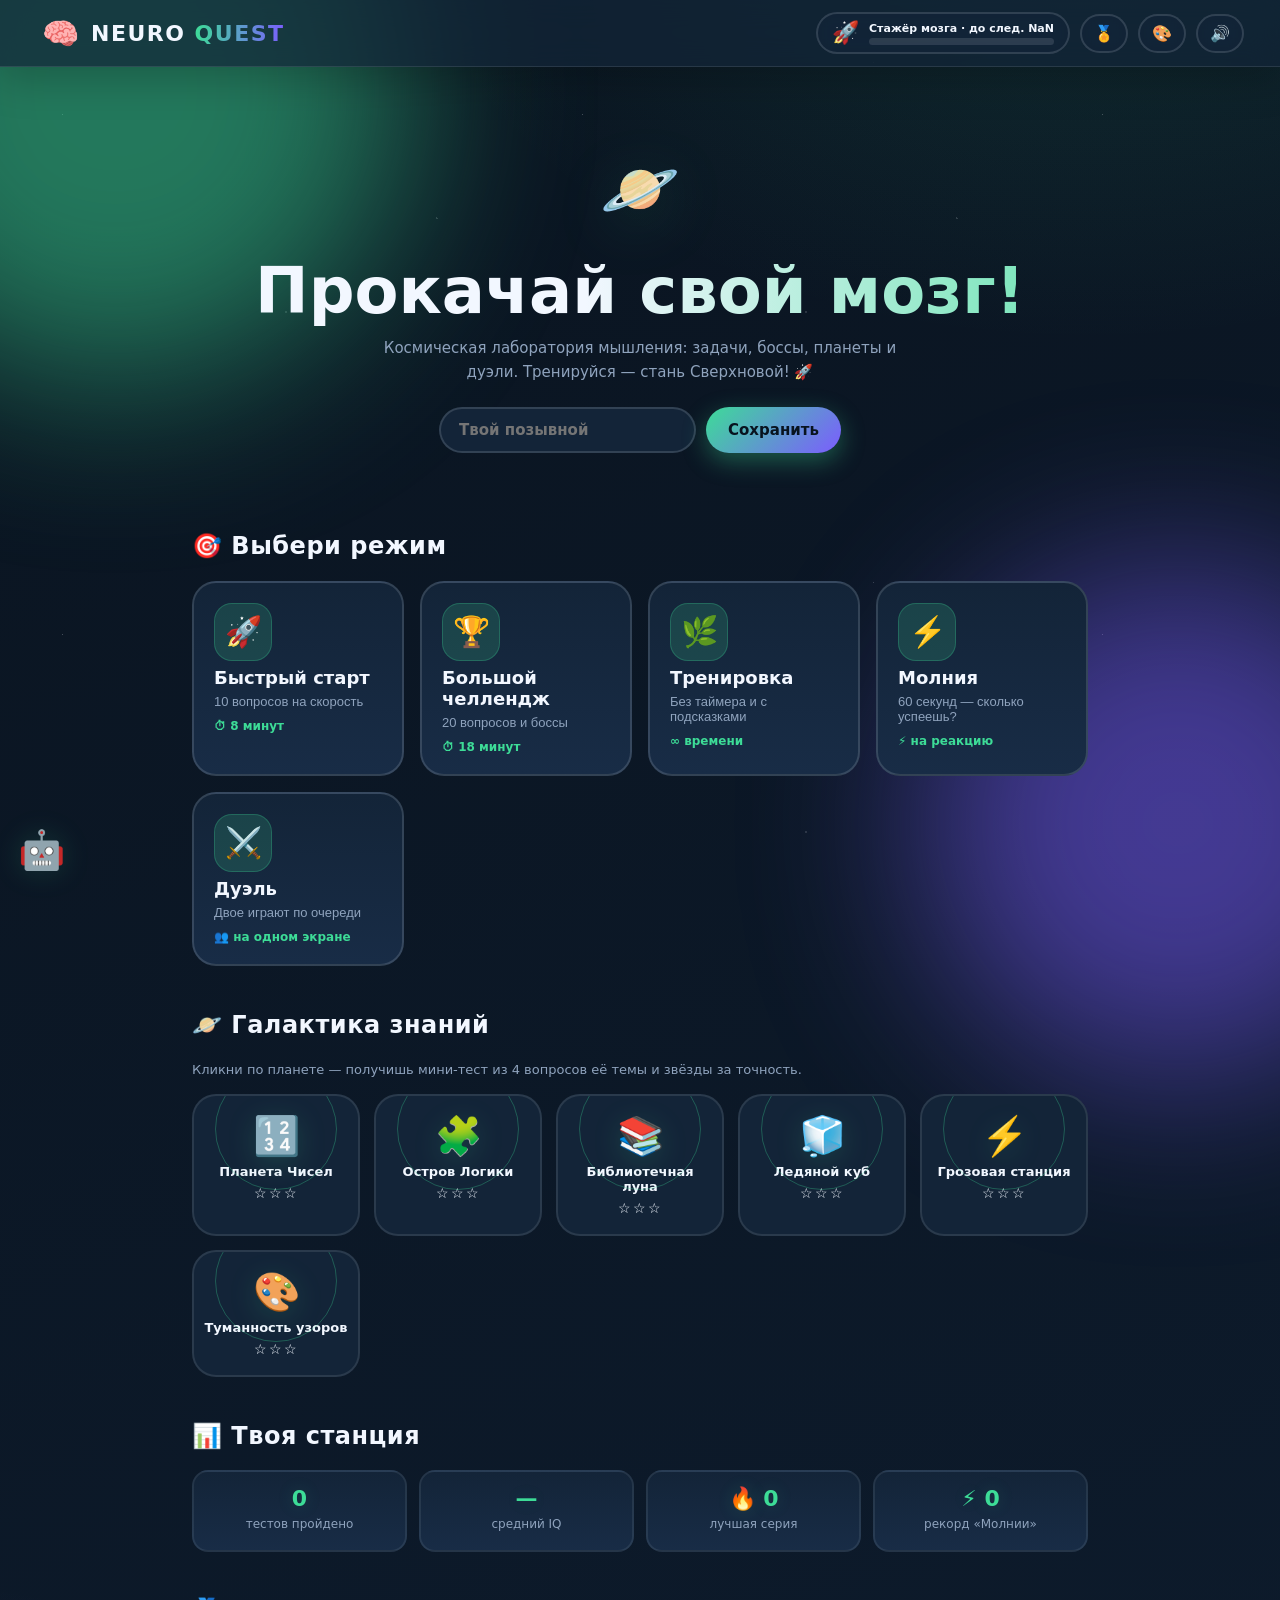
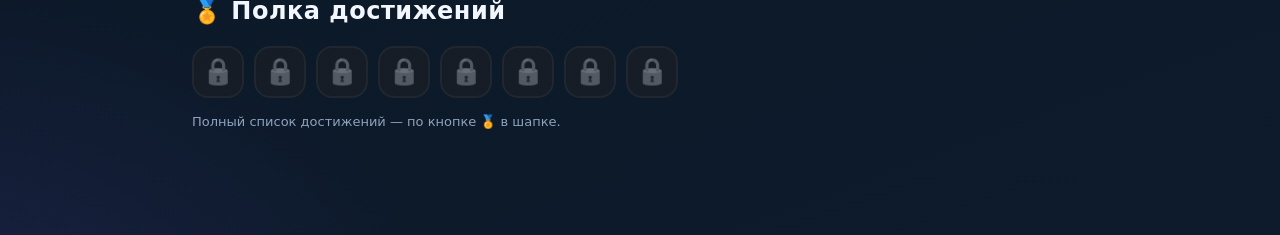
<file: index.html>
<!doctype html>
<html lang="ru" data-theme="mint">
<head>
  <meta charset="UTF-8"/>
  <meta name="viewport" content="width=device-width, initial-scale=1, viewport-fit=cover"/>
  <meta name="theme-color" content="#0a1420"/>
  <title>NEURO QUEST — космическая IQ-лаборатория</title>
  <meta name="description" content="Космическая IQ-лаборатория для детей и взрослых: тесты, боссы, дуэли, планеты знаний."/>
  <link rel="manifest" href="manifest.webmanifest"/>
  <link rel="icon" href="data:image/svg+xml,<svg xmlns='http://www.w3.org/2000/svg' viewBox='0 0 100 100'><text y='.9em' font-size='90'>🧠</text></svg>"/>
  <link rel="stylesheet" href="styles.css"/>
</head>
<body>
  <div class="blob blob-a"></div>
  <div class="blob blob-b"></div>

  <header class="topbar">
    <button class="logo" id="logoBtn" title="На главную">
      <span class="logo-face">🧠</span>
      <span class="logo-text">NEURO <em>QUEST</em></span>
    </button>
    <div class="topbar-actions">
      <button class="xp-chip" id="xpChip" title="Профиль и аватар">
        <span id="xpAvatar">🚀</span>
        <span class="xp-info">
          <span id="xpLevel">Стажёр мозга</span>
          <span class="xp-bar"><span class="xp-fill" id="xpFill"></span></span>
        </span>
      </button>
      <button class="chip-btn" id="achBtn" title="Достижения">🏅</button>
      <button class="chip-btn" id="themeBtn" title="Скины">🎨</button>
      <button class="chip-btn" id="soundBtn" title="Звук">🔊</button>
    </div>
  </header>

  <div class="theme-tray" id="themeTray" hidden></div>

  <main id="app"></main>

  <div class="pet" id="pet" title="БИП-9">
    <div class="pet-bubble" id="petBubble"></div>
    <div class="pet-face">🤖</div>
  </div>

  <div class="toasts" id="toasts"></div>
  <canvas id="confetti"></canvas>

  <div class="modal-overlay" id="modalOverlay" hidden><div class="modal" id="modalBox"></div></div>

  <script src="app.js"></script>
</body>
</html>
</file>
<file: styles.css>
/* NEURO QUEST 2.0 — космическая IQ-лаборатория. 6 скинов, живой фон, анимации. */
:root{
  --bg:#0a1420; --bg2:#0d1b2c; --card:#132438; --card2:#182c46; --ink:#f2f7ff; --muted:#8fa3bd;
  --accent:#3ddc97; --accent-soft:rgba(61,220,151,.16); --accent2:#7c5cff; --accent3:#ffd166;
  --good:#3ddc97; --bad:#ff6b81;
  --r:24px; --r-s:16px;
  --shadow:0 20px 55px rgba(0,0,0,.38);
  --font:'Nunito',system-ui,-apple-system,'Segoe UI',sans-serif;
  --disp:'Baloo 2','Nunito',system-ui,sans-serif;
}
[data-theme="candy"]{
  --bg:#fff1f5; --bg2:#ffe3ee; --card:#ffffff; --card2:#fff6fa; --ink:#402335; --muted:#a07588;
  --accent:#ff5d8f; --accent-soft:rgba(255,93,143,.14); --accent2:#7c5cff; --accent3:#f59f00;
  --good:#2fbf7f; --bad:#e8384f;
  --shadow:0 20px 55px rgba(214,51,108,.16);
}
[data-theme="space"]{
  --bg:#0c0618; --bg2:#150a2c; --card:#1d1040; --card2:#251652; --ink:#f4f0ff; --muted:#a79bd4;
  --accent:#c084fc; --accent-soft:rgba(192,132,252,.15); --accent2:#38bdf8; --accent3:#fbbf24;
  --good:#4ade80; --bad:#fb7185;
}
[data-theme="lemon"]{
  --bg:#fffbe6; --bg2:#fff3bf; --card:#ffffff; --card2:#fffde9; --ink:#3d3417; --muted:#9c8a52;
  --accent:#f59f00; --accent-soft:rgba(245,159,0,.15); --accent2:#37b24d; --accent3:#e64980;
  --good:#37b24d; --bad:#e03131;
  --shadow:0 20px 55px rgba(190,140,10,.16);
}
[data-theme="retro"]{
  --bg:#12002b; --bg2:#1b0040; --card:#24063f; --card2:#2e0b52; --ink:#fdf4ff; --muted:#c58fff;
  --accent:#00ffd1; --accent-soft:rgba(0,255,209,.14); --accent2:#ff2bd6; --accent3:#ffe600;
  --good:#00ffd1; --bad:#ff2bd6;
}
[data-theme="rainbow"]{
  --bg:#1a0b2e; --bg2:#241242; --card:#2a1547; --card2:#351c5c; --ink:#ffffff; --muted:#d0b3ff;
  --accent:#ff5d8f; --accent-soft:rgba(255,93,143,.2); --accent2:#38bdf8; --accent3:#ffd166;
  --good:#3ddc97; --bad:#ff6b81;
}
[data-theme="rainbow"] body{
  background:linear-gradient(120deg,#ff5d8f,#ffd166,#3ddc97,#38bdf8,#a78bfa,#ff5d8f);
  background-size:600% 600%; animation:rainbowbg 16s linear infinite;
}
@keyframes rainbowbg{0%{background-position:0% 50%}50%{background-position:100% 50%}100%{background-position:0% 50%}}

*{box-sizing:border-box}
html{scroll-behavior:smooth}
body{
  margin:0; min-height:100vh; font:15px/1.65 var(--font); color:var(--ink);
  background:linear-gradient(160deg,var(--bg) 0%,var(--bg2) 100%); overflow-x:hidden;
}
.blob{position:fixed;border-radius:50%;filter:blur(90px);opacity:.5;pointer-events:none;z-index:0}
.blob-a{width:46vw;height:46vw;left:-14vw;top:-16vw;background:var(--accent);animation:drift 26s ease-in-out infinite alternate}
.blob-b{width:40vw;height:40vw;right:-12vw;bottom:-14vw;background:var(--accent2);animation:drift 32s ease-in-out infinite alternate-reverse}
@keyframes drift{from{transform:translate(0,0) scale(1)}to{transform:translate(9vw,7vh) scale(1.18)}}

/* ---------- Шапка ---------- */
.topbar{
  position:sticky; top:0; z-index:30; display:flex; justify-content:space-between; align-items:center;
  padding:12px clamp(16px,4vw,36px);
  background:color-mix(in srgb, var(--bg) 72%, transparent); backdrop-filter:blur(14px);
  border-bottom:1px solid color-mix(in srgb, var(--ink) 10%, transparent);
}
.logo{display:flex;align-items:center;gap:12px;cursor:pointer;user-select:none;background:none;border:none;color:var(--ink)}
.logo-face{font-size:30px;display:grid;place-items:center;animation:boing 3.2s ease-in-out infinite}
@keyframes boing{0%,100%{transform:translateY(0) rotate(-4deg)}50%{transform:translateY(-6px) rotate(4deg)}}
.logo-text{font-family:var(--disp);font-weight:800;font-size:22px;letter-spacing:1.5px}
.logo-text em{font-style:normal;color:var(--accent)}
.topbar-actions{display:flex;gap:10px;align-items:center}
.chip-btn{
  border:2px solid color-mix(in srgb, var(--ink) 14%, transparent);
  background:color-mix(in srgb, var(--card) 80%, transparent); color:var(--ink);
  font:800 16px var(--font); padding:8px 12px; border-radius:999px; cursor:pointer;
  transition:transform .18s, border-color .18s, box-shadow .18s;
}
.chip-btn:hover{transform:translateY(-2px);border-color:var(--accent);box-shadow:0 8px 22px var(--accent-soft)}
.xp-chip{
  display:flex; align-items:center; gap:10px; padding:6px 14px; border-radius:999px; cursor:pointer;
  border:2px solid color-mix(in srgb, var(--ink) 14%, transparent);
  background:color-mix(in srgb, var(--card) 80%, transparent); color:var(--ink);
  transition:transform .18s, border-color .18s;
}
.xp-chip:hover{transform:translateY(-2px);border-color:var(--accent)}
.xp-chip > span:first-child{font-size:22px}
.xp-info{display:flex;flex-direction:column;gap:3px;min-width:120px}
#xpLevel{font:800 11px var(--font);white-space:nowrap}
.xp-bar{height:7px;border-radius:99px;background:color-mix(in srgb, var(--ink) 12%, transparent);overflow:hidden}
.xp-fill{display:block;height:100%;border-radius:99px;background:linear-gradient(90deg,var(--accent),var(--accent2));transition:width .5s ease}

/* ---------- Трей скинов ---------- */
.theme-tray{
  position:fixed; top:74px; right:clamp(12px,4vw,36px); z-index:40;
  background:var(--card); border:2px solid color-mix(in srgb, var(--ink) 12%, transparent);
  border-radius:var(--r); padding:12px; box-shadow:var(--shadow);
  display:grid; gap:8px; min-width:230px; animation:pop .25s ease;
}
.theme-tray[hidden]{display:none!important}
.theme-opt{
  display:flex; align-items:center; gap:12px; padding:10px 14px; border-radius:var(--r-s);
  border:2px solid transparent; background:transparent; color:var(--ink);
  font:800 14px var(--font); cursor:pointer; text-align:left; transition:.18s;
}
.theme-opt:hover{background:var(--accent-soft);transform:translateX(4px)}
.theme-opt.active{border-color:var(--accent);background:var(--accent-soft)}
.theme-opt .sw{width:26px;height:26px;border-radius:9px;flex:none;box-shadow:inset 0 0 0 2px rgba(0,0,0,.08)}

#app{position:relative;z-index:1;max-width:960px;margin:0 auto;padding:clamp(20px,4vw,44px) clamp(16px,4vw,32px) 90px}
.screen{animation:rise .45s ease both}
@keyframes rise{from{opacity:0;transform:translateY(22px)}to{opacity:1;transform:none}}
@keyframes pop{from{opacity:0;transform:scale(.92)}to{opacity:1;transform:scale(1)}}

/* ---------- Главная ---------- */
.hero{text-align:center;padding:26px 0 34px}
.hero .planet{font-size:64px;display:inline-block;animation:floaty 4s ease-in-out infinite;filter:drop-shadow(0 12px 30px var(--accent-soft))}
@keyframes floaty{0%,100%{transform:translateY(0) rotate(-6deg)}50%{transform:translateY(-14px) rotate(6deg)}}
.hero h1{
  font-family:var(--disp);font-size:clamp(38px,7vw,64px);line-height:1.08;margin:14px 0 10px;
  background:linear-gradient(92deg,var(--ink) 20%,var(--accent) 55%,var(--accent2) 90%);
  background-size:220% 100%; -webkit-background-clip:text; background-clip:text; color:transparent;
  animation:shine 6s linear infinite;
}
@keyframes shine{to{background-position:220% 0}}
.lead{color:var(--muted);max-width:520px;margin:0 auto}
.name-row{display:flex;gap:10px;justify-content:center;margin-top:22px;flex-wrap:wrap}
.name-row input{
  padding:12px 18px;border-radius:999px;border:2px solid color-mix(in srgb, var(--ink) 14%, transparent);
  background:var(--card);color:var(--ink);font:700 15px var(--font);outline:none;min-width:220px;transition:.18s;
}
.name-row input:focus{border-color:var(--accent);box-shadow:0 0 0 4px var(--accent-soft)}
.h2{font-family:var(--disp);font-size:24px;margin:40px 0 14px;letter-spacing:.5px}
.hint{color:var(--muted);font-size:13px}

.modes{display:grid;gap:16px;grid-template-columns:repeat(auto-fit,minmax(210px,1fr))}
.mode{
  position:relative;text-align:left;background:var(--card);border:2px solid transparent;border-radius:var(--r);
  padding:20px;display:flex;flex-direction:column;gap:6px;cursor:pointer;color:var(--ink);
  transition:transform .2s, border-color .2s, box-shadow .2s;overflow:hidden;
}
.mode::before{content:'';position:absolute;inset:0;background:linear-gradient(135deg,var(--accent-soft),transparent 60%);opacity:0;transition:.2s}
.mode:hover{transform:translateY(-6px) rotate(-.5deg);border-color:var(--accent);box-shadow:0 18px 40px var(--accent-soft)}
.mode:hover::before{opacity:1}
.mode-emoji{font-size:34px}
.mode-title{font:800 18px var(--disp)}
.mode-desc{color:var(--muted);font-size:13px}
.mode-meta{font:800 12px var(--font);color:var(--accent);margin-top:4px}

.galaxy{display:grid;gap:14px;grid-template-columns:repeat(auto-fit,minmax(140px,1fr))}
.planet-card{
  display:flex;flex-direction:column;align-items:center;gap:6px;padding:18px 10px;border-radius:var(--r);
  background:var(--card);border:2px solid color-mix(in srgb, var(--ink) 10%, transparent);
  cursor:pointer;color:var(--ink);transition:transform .2s, border-color .2s, box-shadow .2s;
}
.planet-card:hover{transform:translateY(-5px) scale(1.03);border-color:var(--accent);box-shadow:0 14px 34px var(--accent-soft)}
.planet-emoji{font-size:38px;filter:drop-shadow(0 6px 14px var(--accent-soft))}
.planet-name{font:800 13px var(--font);text-align:center}
.stars{font-size:14px;letter-spacing:2px}

.stats-row{display:grid;gap:12px;grid-template-columns:repeat(auto-fit,minmax(140px,1fr))}
.stat{
  background:var(--card);border-radius:var(--r-s);padding:14px;text-align:center;
  border:2px solid color-mix(in srgb, var(--ink) 8%, transparent);
}
.stat b{display:block;font:800 22px var(--disp);color:var(--accent)}
.stat span{color:var(--muted);font-size:12px}

.ach-shelf{display:flex;gap:10px;flex-wrap:wrap}
.ach-badge{
  width:52px;height:52px;display:grid;place-items:center;font-size:26px;border-radius:16px;
  background:var(--card);border:2px solid color-mix(in srgb, var(--ink) 10%, transparent);
  filter:grayscale(1);opacity:.45;transition:.2s;
}
.ach-badge.got{filter:none;opacity:1;border-color:var(--accent);box-shadow:0 6px 18px var(--accent-soft)}

/* ---------- Викторина ---------- */
.q-top{display:flex;align-items:center;gap:12px;flex-wrap:wrap;margin-bottom:14px}
.q-cat{font:800 13px var(--font);color:var(--accent);background:var(--accent-soft);padding:6px 12px;border-radius:999px}
.q-count{color:var(--muted);font-size:13px;font-weight:700}
.q-timer{margin-left:auto;font:800 15px var(--disp)}
.q-timer.urgent{color:var(--bad);animation:pulse .8s ease-in-out infinite}
@keyframes pulse{50%{opacity:.5}}
.boss-banner{text-align:center;font:800 14px var(--disp);letter-spacing:1px;color:var(--accent3);margin:0 0 10px;animation:pulse 1.2s ease-in-out infinite}
.streak-fire{display:inline-block;font:800 14px var(--disp);color:var(--accent3);margin-bottom:8px}
.streak-fire.hot{animation:firepulse .6s ease-in-out infinite}
@keyframes firepulse{50%{transform:scale(1.12);filter:brightness(1.3)}}
.duel-turn{display:inline-block;font:800 13px var(--font);color:var(--accent2);background:color-mix(in srgb, var(--accent2) 15%, transparent);padding:6px 12px;border-radius:999px;margin-bottom:8px}

.q-card{
  background:var(--card);border:2px solid color-mix(in srgb, var(--ink) 10%, transparent);
  border-radius:var(--r);padding:clamp(20px,4vw,32px);box-shadow:var(--shadow);
}
.q-card.boss{
  border-color:var(--accent3);
  box-shadow:0 0 34px color-mix(in srgb, var(--accent3) 35%, transparent);
  animation:bossPulse 1.6s ease-in-out infinite;
}
@keyframes bossPulse{50%{box-shadow:0 0 55px color-mix(in srgb, var(--accent3) 55%, transparent)}}
.q-text{font:700 clamp(20px,3.4vw,26px)/1.35 var(--disp)}
.opts{display:grid;gap:10px;grid-template-columns:repeat(auto-fit,minmax(200px,1fr));margin-top:18px}
.opt{
  text-align:left;padding:14px 16px;border-radius:var(--r-s);
  border:2px solid color-mix(in srgb, var(--ink) 12%, transparent);
  background:var(--card2);color:var(--ink);font:700 15px var(--font);cursor:pointer;
  transition:.18s;display:flex;gap:10px;align-items:center;
}
.opt b{width:26px;height:26px;flex:none;border-radius:9px;display:grid;place-items:center;background:var(--accent-soft);color:var(--accent);font-size:13px}
.opt:hover:not(:disabled){transform:translateY(-2px);border-color:var(--accent)}
.opt.correct{border-color:var(--good);background:color-mix(in srgb, var(--good) 18%, var(--card2));animation:pop .3s ease}
.opt.wrong{border-color:var(--bad);background:color-mix(in srgb, var(--bad) 15%, var(--card2))}
.opt.shake{animation:shake .4s ease}
@keyframes shake{0%,100%{transform:translateX(0)}25%{transform:translateX(-6px)}75%{transform:translateX(6px)}}
.explain{margin-top:18px;padding:16px;border-radius:var(--r-s);background:var(--accent-soft);font-size:14px;line-height:1.6}
.explain .btn{margin-top:12px}

.lightning-top{display:flex;align-items:center;gap:14px;flex-wrap:wrap;margin-bottom:14px}
.lightning-timer{font:800 22px var(--disp);color:var(--accent3)}
.lightning-final{text-align:center;margin:18px 0}
.lightning-final b{display:block;font:800 64px var(--disp);color:var(--accent)}
.lightning-final span{color:var(--muted)}

/* ---------- Кнопки ---------- */
.btn{
  display:inline-flex;align-items:center;justify-content:center;gap:8px;padding:12px 22px;border-radius:999px;
  border:2px solid color-mix(in srgb, var(--ink) 14%, transparent);
  background:var(--card2);color:var(--ink);font:800 15px var(--font);cursor:pointer;transition:.18s;
}
.btn:hover{transform:translateY(-2px);border-color:var(--accent);box-shadow:0 10px 24px var(--accent-soft)}
.btn-primary{background:linear-gradient(135deg,var(--accent),var(--accent2));border:none;color:#08131f}
.btn-primary:hover{box-shadow:0 10px 28px color-mix(in srgb, var(--accent) 40%, transparent)}
.btn-warn{background:linear-gradient(135deg,var(--accent3),#ff9f43);border:none;color:#08131f}

/* ---------- Результаты ---------- */
.result-card{
  background:var(--card);border-radius:var(--r);padding:clamp(24px,5vw,40px);
  border:2px solid color-mix(in srgb, var(--accent) 30%, transparent);text-align:center;box-shadow:var(--shadow);
}
.result-card h2{font-family:var(--disp);margin:0 0 6px}
.gauge{
  width:180px;height:180px;margin:20px auto;border-radius:50%;
  background:conic-gradient(var(--accent) calc(var(--p,0)*1%), color-mix(in srgb, var(--ink) 10%, transparent) 0);
  display:grid;place-items:center;box-shadow:0 0 40px var(--accent-soft);animation:pop .6s ease;
}
.gauge-inner{width:140px;height:140px;border-radius:50%;background:var(--card);display:grid;place-content:center;text-align:center}
.gauge-num{font:800 44px var(--disp);color:var(--accent)}
.gauge-label{color:var(--muted);font:800 12px var(--font);letter-spacing:2px}
.result-title{font:800 22px var(--disp);margin:8px 0 16px}
.res-stats{display:grid;gap:10px;grid-template-columns:repeat(auto-fit,minmax(110px,1fr));margin-bottom:18px}
.cat-bars{display:grid;gap:10px;max-width:520px;margin:0 auto 20px;text-align:left}
.bar-row{display:grid;grid-template-columns:130px 1fr auto;gap:10px;align-items:center;font-size:13px}
.bar{height:12px;border-radius:99px;background:color-mix(in srgb, var(--ink) 10%, transparent);overflow:hidden}
.bar-fill{display:block;height:100%;border-radius:99px;background:linear-gradient(90deg,var(--accent),var(--accent2))}
.result-actions{display:flex;gap:12px;justify-content:center;flex-wrap:wrap;margin-top:8px}
.duel-score{display:flex;justify-content:center;align-items:center;gap:18px;font:800 22px var(--disp);margin:14px 0}
.duel-score .vs{color:var(--accent);font-size:16px}
.duel-names{display:flex;gap:12px;align-items:center;justify-content:center;margin:14px 0;flex-wrap:wrap}
.duel-names input{
  padding:12px 16px;border-radius:14px;border:2px solid color-mix(in srgb, var(--ink) 14%, transparent);
  background:var(--card2);color:var(--ink);font:700 15px var(--font);outline:none;
}
.duel-names .vs{font:800 16px var(--disp);color:var(--accent)}
#duelGo{width:100%;margin-top:8px}

/* ---------- Модалки ---------- */
.modal-overlay{position:fixed;inset:0;background:rgba(0,0,0,.55);backdrop-filter:blur(4px);z-index:65;display:grid;place-items:center;opacity:0;transition:.2s}
.modal-overlay.show{opacity:1}
.modal-overlay[hidden]{display:none!important}
.modal{background:var(--card);border:2px solid color-mix(in srgb, var(--ink) 12%, transparent);border-radius:var(--r);padding:26px;max-width:460px;width:calc(100% - 32px);box-shadow:var(--shadow);transform:scale(.94);transition:.2s;max-height:80vh;overflow:auto}
.modal-overlay.show .modal{transform:scale(1)}
.modal h3{font-family:var(--disp);margin:0 0 12px}
.avatar-grid{display:grid;grid-template-columns:repeat(4,1fr);gap:12px;margin-top:10px}
.avatar-opt{font-size:32px;padding:14px 0;border-radius:var(--r-s);border:2px solid color-mix(in srgb, var(--ink) 10%, transparent);background:var(--card2);cursor:pointer;transition:.18s}
.avatar-opt:hover{transform:scale(1.1);border-color:var(--accent)}
.avatar-opt.active{border-color:var(--accent);background:var(--accent-soft)}
.ach-list{display:grid;gap:10px;margin-top:10px}
.ach-item{display:flex;gap:12px;align-items:center;padding:10px 12px;border-radius:var(--r-s);background:var(--card2);opacity:.4}
.ach-item.got{opacity:1;border:2px solid var(--accent)}
.ach-emoji{font-size:26px}
.ach-item strong{display:block;font:800 14px var(--font)}
.ach-item small{color:var(--muted);font-size:12px}

/* ---------- Питомец, тосты, конфетти ---------- */
.pet{position:fixed;left:18px;bottom:18px;z-index:45;display:flex;flex-direction:column;align-items:flex-start;gap:8px;cursor:pointer}
.pet-face{font-size:38px;filter:drop-shadow(0 4px 12px rgba(0,0,0,.4));animation:boing 3s ease-in-out infinite}
.pet-bubble{
  background:var(--card);border:2px solid var(--accent);color:var(--ink);
  padding:8px 12px;border-radius:14px;font:700 12px var(--font);
  opacity:0;transform:translateY(6px);transition:.25s;max-width:220px;pointer-events:none;
}
.pet-bubble.show{opacity:1;transform:none}
.toasts{position:fixed;top:84px;left:50%;transform:translateX(-50%);z-index:60;display:grid;gap:8px;justify-items:center}
.toast{
  background:var(--card);border:2px solid var(--accent);color:var(--ink);
  padding:10px 18px;border-radius:999px;font:800 14px var(--font);box-shadow:var(--shadow);
  animation:pop .3s ease;transition:opacity .4s, transform .4s;white-space:nowrap;
}
.toast.gone{opacity:0;transform:translateY(-12px)}
#confetti{position:fixed;inset:0;pointer-events:none;z-index:70}

@media (max-width:640px){
  /* Шапка: компактнее, не расползается */
  .topbar{padding:10px 12px;gap:8px}
  .logo-face{font-size:24px}
  .logo-text{font-size:17px;letter-spacing:.5px}
  .topbar-actions{gap:6px}
  .chip-btn{padding:9px 10px;min-height:40px;font-size:14px}
  .xp-chip{padding:5px 10px;gap:7px}
  .xp-info{min-width:64px}
  #xpLevel{display:none}

  /* Трей скинов: на всю ширину, а не прижат к краю */
  .theme-tray{left:12px;right:12px;top:64px;min-width:0}

  /* Викторина */
  .q-timer{margin-left:0}
  .q-card{padding:18px}
  .q-text{font-size:20px}
  .opts{grid-template-columns:1fr;gap:8px}
  .opt{padding:14px;min-height:48px}
  .bar-row{grid-template-columns:minmax(90px,130px) 1fr auto;font-size:12px}

  /* Итоги: циферблат поменьше */
  .gauge{width:150px;height:150px}
  .gauge-inner{width:118px;height:118px}
  .gauge-num{font-size:36px}
  .result-actions{flex-direction:column;align-items:stretch}

  /* Кнопки: тап-зоны от 44px и отклик на нажатие */
  .btn{padding:14px 20px;min-height:44px}
  .btn:active,.chip-btn:active,.opt:active,.mode:active,.planet-card:active{transform:scale(.97)}

  /* Модалки */
  .modal{padding:20px;width:calc(100% - 24px);max-height:85dvh}

  /* Питомец и тосты: не перекрывают контент, уважают «чёлку» */
  .pet{left:12px;bottom:calc(12px + env(safe-area-inset-bottom))}
  .pet-face{font-size:32px}
  .pet-bubble{max-width:min(220px,calc(100vw - 90px))}
  .toasts{top:calc(68px + env(safe-area-inset-top))}
  .toast{font-size:13px;max-width:calc(100vw - 32px);white-space:normal;text-align:center}

  /* Общее */
  #app{padding:16px 14px 110px}
  .hero h1{font-size:clamp(30px,9vw,44px)}
  .hero .planet{font-size:52px}
  .h2{font-size:20px;margin:28px 0 12px}
  /* iOS не зумит поля ввода, если шрифт от 16px */
  .name-row input,.duel-names input{font-size:16px}
  /* Размытые блобы дороги на телефонах — облегчаем */
  .blob{filter:blur(60px);opacity:.35}
}
@media (prefers-reduced-motion:reduce){
  *,*::before,*::after{animation:none!important;transition:none!important}
}

/* ============================================================
   NEURO QUEST 2.1 — СУПЕР-ПОЛИРОВКА
   Глубина фона, стекло, свечения, микродвижения.
   Всё на твоих же переменных — 6 скинов красятся автоматически.
   ============================================================ */
:root{
  --glass:color-mix(in srgb, var(--card) 72%, transparent);
  --edge:color-mix(in srgb, var(--ink) 14%, transparent);
}

/* --- Фон: туманности по углам + звёздное небо --- */
body{
  background:
    radial-gradient(1100px 700px at 85% -5%, color-mix(in srgb, var(--accent) 12%, transparent), transparent 62%),
    radial-gradient(900px 650px at -8% 108%, color-mix(in srgb, var(--accent2) 14%, transparent), transparent 62%),
    linear-gradient(160deg, var(--bg) 0%, var(--bg2) 100%);
}
body::before{
  content:''; position:fixed; inset:0; z-index:0; pointer-events:none; opacity:.55;
  background-image:
    radial-gradient(1.5px 1.5px at 12% 22%, color-mix(in srgb, var(--ink) 45%, transparent) 50%, transparent 51%),
    radial-gradient(1px 1px at 68% 12%,  color-mix(in srgb, var(--ink) 35%, transparent) 50%, transparent 51%),
    radial-gradient(2px 2px at 84% 42%,  color-mix(in srgb, var(--ink) 30%, transparent) 50%, transparent 51%),
    radial-gradient(1px 1px at 30% 78%,  color-mix(in srgb, var(--ink) 40%, transparent) 50%, transparent 51%),
    radial-gradient(1.5px 1.5px at 55% 60%, color-mix(in srgb, var(--ink) 25%, transparent) 50%, transparent 51%);
  background-size:520px 520px;
}

/* --- Шапка: плотнее стекло, лого с градиентом --- */
.topbar{background:var(--glass);box-shadow:0 12px 40px rgba(0,0,0,.22)}
.logo-text em{
  background:linear-gradient(92deg,var(--accent),var(--accent2));
  -webkit-background-clip:text; background-clip:text; color:transparent;
}
.chip-btn{background:var(--glass);backdrop-filter:blur(8px)}
.xp-chip{background:var(--glass);backdrop-filter:blur(8px)}

/* --- Карточки режимов: иконка в плитке + светящийся ободок --- */
.mode{background:linear-gradient(180deg, var(--card), var(--card2));border-color:var(--edge)}
.mode-emoji{
  width:58px;height:58px;display:grid;place-items:center;border-radius:18px;font-size:30px;
  background:var(--accent-soft);box-shadow:inset 0 0 0 1px color-mix(in srgb, var(--accent) 25%, transparent);
  transition:transform .25s;
}
.mode:hover .mode-emoji{transform:scale(1.12) rotate(-6deg)}
.mode::after{
  content:'';position:absolute;inset:0;border-radius:var(--r);padding:2px;opacity:0;transition:.25s;
  background:linear-gradient(135deg,var(--accent),var(--accent2) 55%,transparent);
  -webkit-mask:linear-gradient(#000 0 0) content-box, linear-gradient(#000 0 0);
  -webkit-mask-composite:xor; mask-composite:exclude; pointer-events:none;
}
.mode:hover::after{opacity:1}

/* --- Планеты: орбитальное кольцо --- */
.planet-card{position:relative;overflow:hidden}
.planet-card::after{
  content:'';position:absolute;width:120px;height:120px;border-radius:50%;
  border:1px solid color-mix(in srgb, var(--accent) 30%, transparent);
  left:50%;top:24%;translate:-50% -50%;transition:.4s;pointer-events:none;
}
.planet-card:hover::after{width:170px;height:170px;border-color:var(--accent);opacity:.7}

/* --- Статистика: цифры светятся --- */
.stat{background:linear-gradient(180deg, var(--card), var(--card2))}
.stat b{text-shadow:0 0 18px var(--accent-soft)}

/* --- Достижения: разблокированные блестят --- */
.ach-badge.got{animation:badgeShine 3s ease-in-out infinite}
@keyframes badgeShine{
  0%,100%{box-shadow:0 6px 18px var(--accent-soft)}
  50%{box-shadow:0 6px 26px color-mix(in srgb, var(--accent) 45%, transparent)}
}

/* --- Викторина: карточка с градиентной шапкой --- */
.q-card{position:relative;overflow:hidden;background:linear-gradient(180deg, var(--card), var(--card2))}
.q-card::before{
  content:'';position:absolute;top:0;left:0;right:0;height:4px;
  background:linear-gradient(90deg,var(--accent),var(--accent2),var(--accent3));
}
.q-card.boss::before{background:linear-gradient(90deg,var(--accent3),#ff9f43,var(--accent3))}
.opt b{
  background:linear-gradient(135deg,var(--accent-soft),color-mix(in srgb, var(--accent2) 18%, transparent));
  font-family:var(--disp);
}
.opt.correct{box-shadow:0 6px 22px color-mix(in srgb, var(--good) 30%, transparent)}
.opt.wrong{box-shadow:0 6px 22px color-mix(in srgb, var(--bad) 25%, transparent)}

/* --- Кнопки: главная с бликом --- */
.btn{position:relative;overflow:hidden}
.btn-primary{
  background:linear-gradient(135deg,var(--accent) 0%,var(--accent2) 100%);
  box-shadow:0 8px 24px color-mix(in srgb, var(--accent) 35%, transparent);
}
.btn-primary::after{
  content:'';position:absolute;top:0;left:-80%;width:50%;height:100%;
  background:linear-gradient(100deg,transparent,rgba(255,255,255,.28),transparent);
  transform:skewX(-18deg);animation:btnShine 3.4s ease-in-out infinite;
}
@keyframes btnShine{0%,60%{left:-80%}100%{left:130%}}
.btn-warn{box-shadow:0 8px 24px color-mix(in srgb, var(--accent3) 35%, transparent)}

/* --- Циферблат IQ: градиентный + свечение --- */
.gauge{
  background:conic-gradient(from -90deg,
    var(--accent) calc(var(--p,0)*1%),
    var(--accent2) calc(var(--p,0)*1%),
    color-mix(in srgb, var(--ink) 10%, transparent) 0);
  box-shadow:0 0 50px var(--accent-soft), inset 0 0 24px rgba(0,0,0,.15);
}

/* --- Модалки и тосты: стекло --- */
.modal{background:var(--glass);backdrop-filter:blur(16px)}
.toast{background:var(--glass);backdrop-filter:blur(10px);border-radius:16px}

/* --- Питомец: пузырь со свечением --- */
.pet-bubble{box-shadow:0 10px 30px rgba(0,0,0,.25)}
.pet-face{filter:drop-shadow(0 0 14px var(--accent-soft))}

/* --- Радужный скин: пусть сияет по полной --- */
[data-theme="rainbow"] .topbar{
  border-bottom:2px solid;
  border-image:linear-gradient(90deg,#ff5d8f,#ffd166,#3ddc97,#38bdf8) 1;
}

/* --- Уважение к настройке «меньше движения» --- */
@media (prefers-reduced-motion:reduce){
  .btn-primary::after,.ach-badge.got{animation:none!important}
}
</file>
